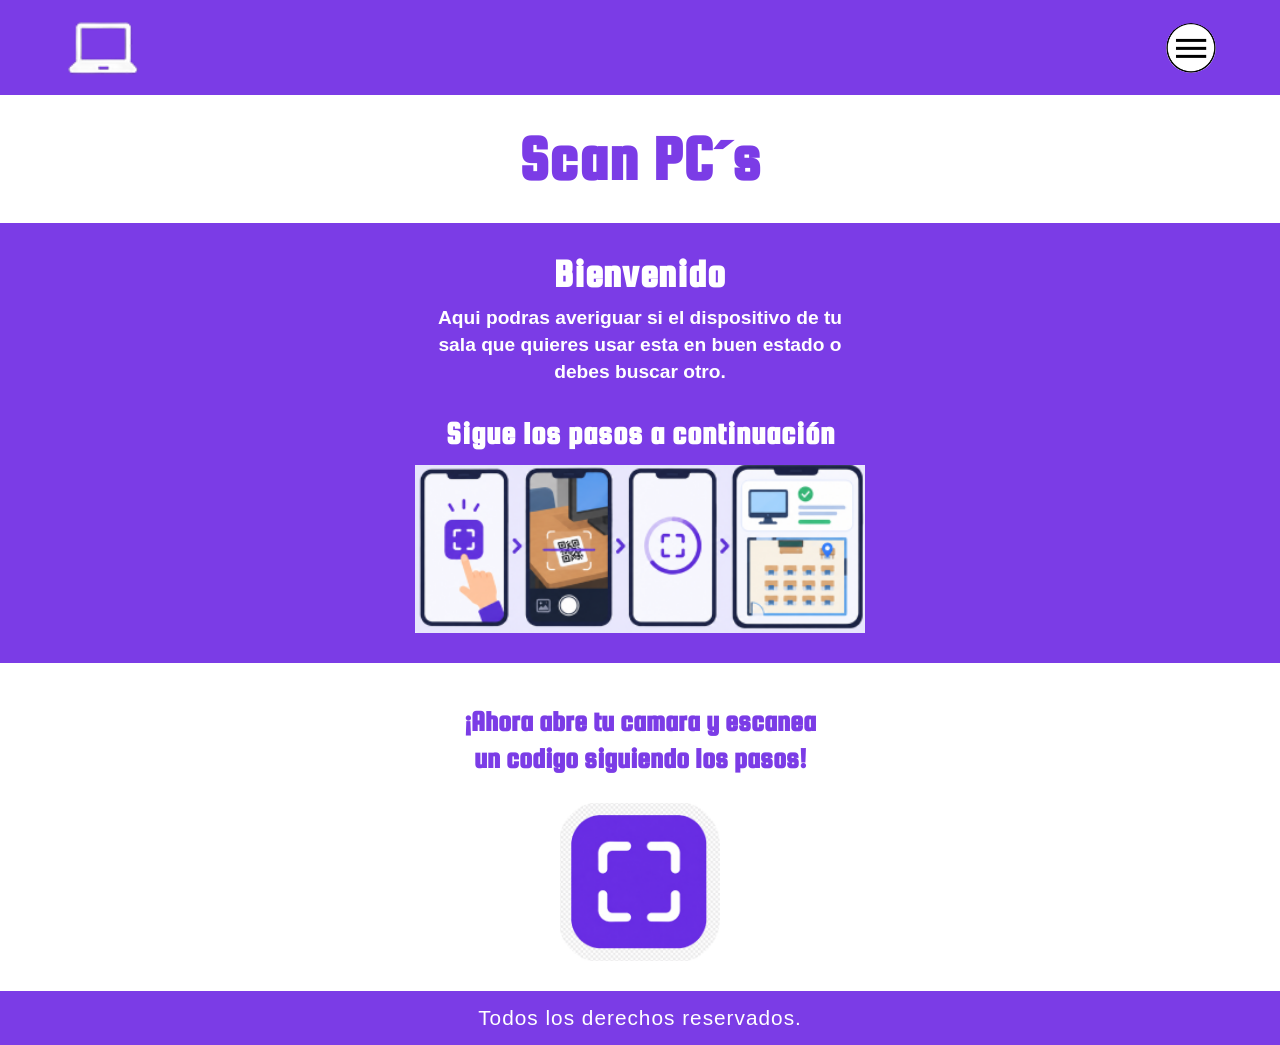
<file: index.html>
<!DOCTYPE html>
<html lang="es">
<head>
    <meta charset="UTF-8">
    <!-- Esta etiqueta es CRUCIAL para que en F12 (móvil) se adapte correctamente -->
    <meta name="viewport" content="width=device-width, initial-scale=1.0"> 
    <meta name="author" content="César Arzola - Fernando Vazquez - Nayara Penez">
    <title>Proyecto Figma</title>
    
    <link href="https://fonts.googleapis.com/css2?family=Squada+One&display=swap" rel="stylesheet">
    <link rel="stylesheet" href="static/css/style.css">
</head>
<body>
    <header>
        <div class="cont-logo">
            <!-- 1. AÑADIR IMAGEN: Logo del computador aquí -->
            <img src="static/img/logo.png" alt="logo" class="placeholder">
        </div>
        <a href="static/pages/mapa.html" class="menu">
            <!-- 2. AÑADIR IMAGEN: Icono del menú aquí -->
            <img src="static/img/menu.png" alt="menu" class="placeholder">
        </a>
    </header>

    <main>
        <section class="seccion-blanca">
            <h1 class="titulo-principal">Scan PC´s</h1>
        </section>

        <section class="seccion-morada">
            <h2>Bienvenido</h2>
            <p>Aqui podras averiguar si el dispositivo de tu<br>sala que quieres usar esta en buen estado o<br>debes buscar otro.</p>
            
            <h3 class="subtitulo-pasos">Sigue los pasos a continuación</h3>
            <div class="contenedor-imagen-pasos">
                <!-- 3. AÑADIR IMAGEN: Imagen de los celulares/pasos aquí -->
                <img src="static/img/tutorial.png" alt="Pasos" class="placeholder">
            </div>
        </section>

        <section class="seccion-blanca padding-extra">
            <h3 class="texto-accion">¡Ahora abre tu camara y escanea<br>un codigo siguiendo los pasos!</h3>
            
            <div class="contenedor-boton-escanear">
                <!-- 4. AÑADIR IMAGEN: Botón morado grande aquí -->
                <!-- Se agregó la etiqueta <a> para redirigir a escaner.html -->
                <a href="static/pages/escaner.html">
                    <img src="static/img/boton.png" alt="Escanear" class="placeholder">
                </a>
            </div>
        </section>
    </main>

    <footer>
        <p>Todos los derechos reservados.</p>
    </footer>

    <script src="static/js/script.js"></script>
</body>
</html>
</file>
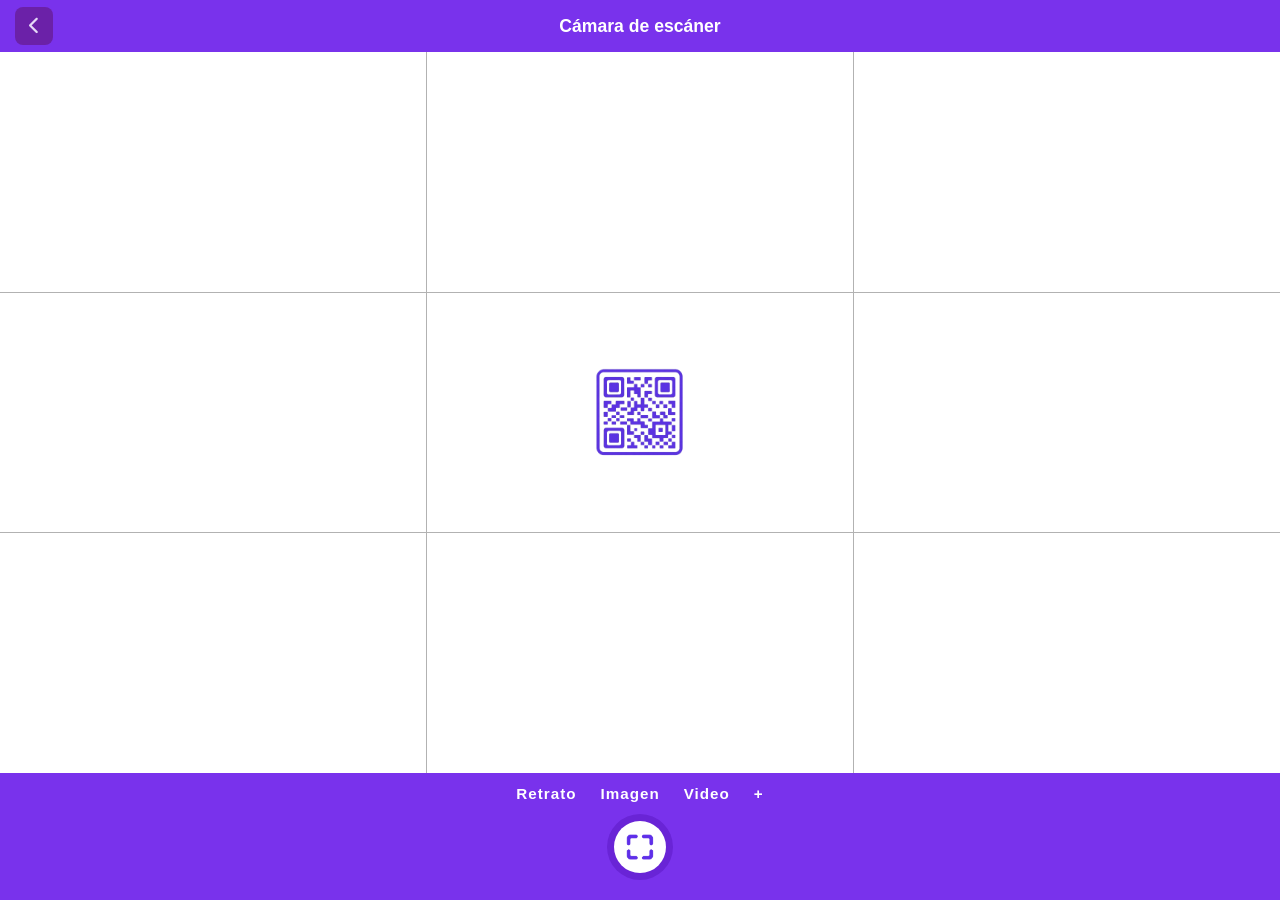
<file: static/pages/escaner.html>
<!DOCTYPE html>
<html lang="es">
<head>
  <meta charset="UTF-8">
  <meta name="viewport" content="width=device-width, initial-scale=1.0">
  <title>Cámara de Escáner</title>

  <!-- Enlace a Google Fonts y FontAwesome -->
  <link rel="preconnect" href="https://fonts.googleapis.com">
  <link rel="preconnect" href="https://fonts.gstatic.com" crossorigin>
  <link href="https://fonts.googleapis.com/css2?family=Pixelify+Sans:wght@400..700&display=swap" rel="stylesheet">
  <link rel="stylesheet" href="https://cdnjs.cloudflare.com/ajax/libs/font-awesome/6.4.0/css/all.min.css">

  <link rel="stylesheet" href="../css/style.css">
</head>
<body class="body_escaner">

  <div class="tarjeta_escaner">
    <!-- Encabezado -->
    <header class="encabezado">
      <a href="../../index.html" class="boton_escaner_uno" aria-label="Volver">
        <i class="fa-solid fa-chevron-left"></i>
      </a>
      <h1>Cámara de escáner</h1>
    </header>

    <!-- Visor principal -->
    <main class="visor_camara">
      <!-- Fondo / Cámara -->
      <div id="contenedor_escaner" class="contenedor_escaner">
        <!-- Espacio para <video> -->
      </div>

      <!-- Cuadrícula 3x3 hecha con Flexbox puro -->
      <div class="capa_cuadricula">
        <div class="fila_cuadricula">
          <div class="celda_cuadricula"></div>
          <div class="celda_cuadricula"></div>
          <div class="celda_cuadricula sin-borde-derecho"></div>
        </div>
        <div class="fila_cuadricula">
          <div class="celda_cuadricula"></div>
          <div class="celda_cuadricula">
            <img src="../img/QR.png" alt="Código QR" class="imagen_qr">
          </div>
          <div class="celda_cuadricula sin-borde-derecho"></div>
        </div>
        <div class="fila_cuadricula sin-borde-abajo">
          <div class="celda_cuadricula"></div>
          <div class="celda_cuadricula"></div>
          <div class="celda_cuadricula sin-borde-derecho"></div>
        </div>
      </div>
    </main>

    <!-- Pie de página -->
    <footer class="pie_pagina">
      <nav class="opciones_menu">
        <span class="boton_menu">Retrato</span>
        <span class="boton_menu">Imagen</span>
        <span class="boton_menu">Video</span>
        <span class="boton_menu">+</span>
      </nav>

      <a href="mapa.html" class="boton_escaneo" aria-label="Escanear">
        <span class="contenedor_icono_escaneo">
          <img src="../img/icono.png" alt="Escanear" class="imagen_boton_escaneo">
        </span>
      </a>
    </footer>
  </div>

</body>
</html>
</file>
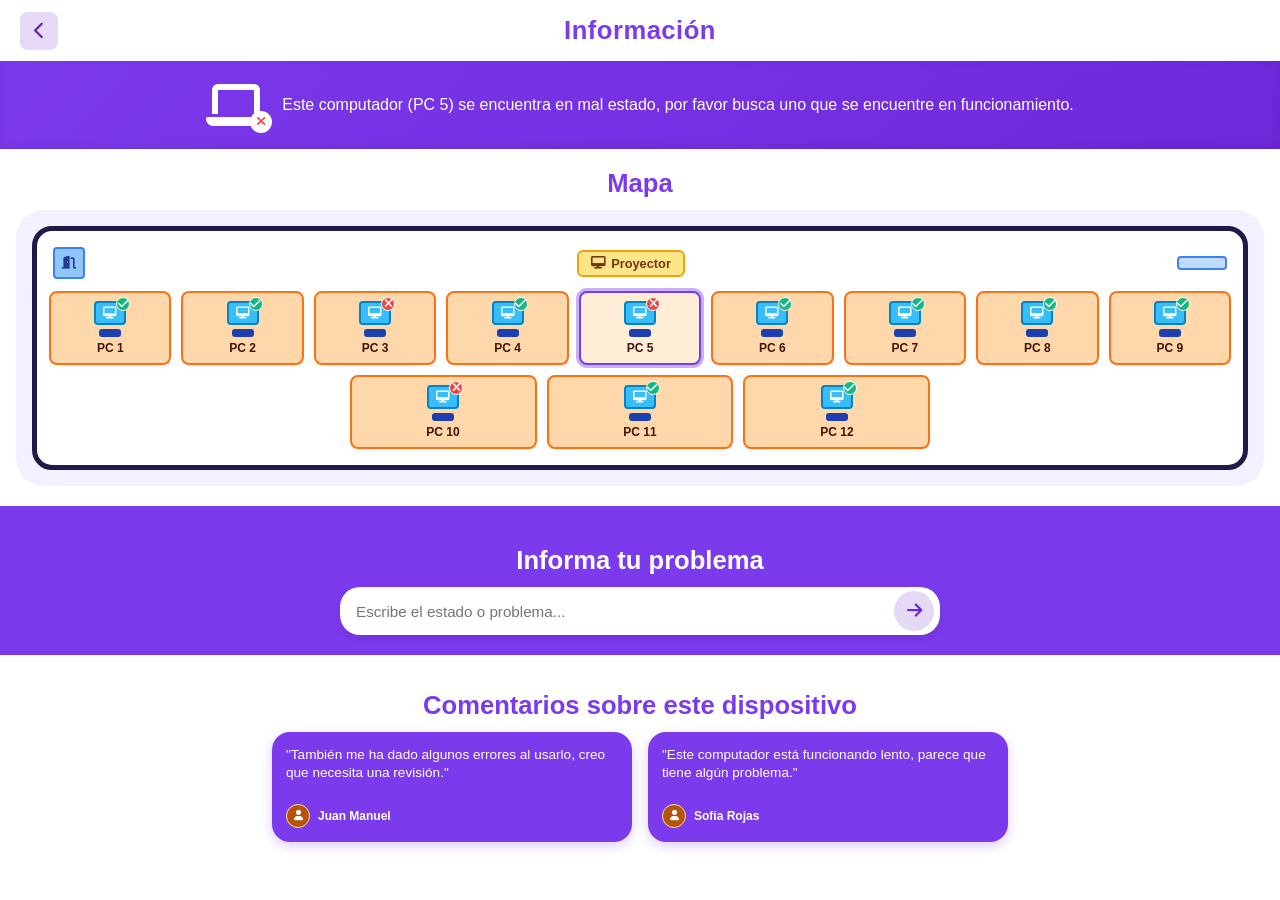
<file: static/pages/mapa.html>
<!DOCTYPE html>
<html lang="es">

<head>
    <meta charset="UTF-8">
    <meta name="viewport" content="width=device-width, initial-scale=1.0">
    <title>Información y Estado de Computadores</title>
    <!-- FontAwesome para iconos -->
    <link rel="stylesheet" href="https://cdnjs.cloudflare.com/ajax/libs/font-awesome/6.4.0/css/all.min.css">
    <link rel="stylesheet" href="../css/style.css">
</head>

<body>

    <div class="app-container">
        <!-- Encabezado con Botón e Información -->
        <header class="header">
            <a href="../../index.html" class="btn-back" onclick="mostrarNotificacion('Volviendo al menú anterior...')">
                <i class="fa-solid fa-chevron-left"></i>
            </a>
            <h1 class="header-title">Información</h1>
        </header>

        <!-- Banner Dinámico de Estado -->
        <section class="status-banner" id="statusBanner">
            <div class="pc-icon-wrapper">
                <i class="fa-solid fa-laptop pc-main-icon"></i>
                <div class="pc-badge-icon bad" id="bannerBadge">
                    <i class="fa-solid fa-xmark" id="bannerBadgeIcon"></i>
                </div>
            </div>
            <div class="banner-text" id="bannerText">
                Cargando estado del computador...
            </div>
        </section>

        <!-- Sección Mapa de la Sala -->
        <section class="map-section">
            <h2 class="section-title">Mapa</h2>
            <div class="map-card">
                <div class="map-frame">
                    <!-- Mobiliario adicional de referencia en la sala -->
                    <div class="room-furniture">
                        <div class="door-icon">
                            <i class="fa-solid fa-door-open"></i>
                        </div>
                        <div class="teacher-desk">
                            <i class="fa-solid fa-desktop"></i> Proyector
                        </div>
                        <div class="whiteboard"></div>
                    </div>

                    <!-- Contenedor Flex con flex-wrap para los 12 Equipos -->
                    <div class="pc-grid-flex" id="pcGrid">
                        <!-- Generado dinámicamente mediante JS sin querySelector -->
                    </div>
                </div>
            </div>
        </section>

        <!-- Sección Formulario para Informar Problema -->
        <section class="report-section">
            <h2 class="section-title white">Informa tu problema</h2>
            <div class="input-group">
                <input type="text" id="inputProblem" class="problem-input" placeholder="Escribe el estado o problema..."
                    onkeypress="handleKeyPress(event)">
                <button class="btn-send" onclick="agregarComentario()">
                    <i class="fa-solid fa-arrow-right"></i>
                </button>
            </div>
        </section>

        <!-- Sección de Comentarios Guardados -->
        <section class="comments-section">
            <h2 class="section-title">Comentarios sobre este dispositivo</h2>
            <div class="comments-flex-container" id="commentsContainer">
                <!-- Se mostrarán máximo los 3 comentarios más recientes -->
            </div>
        </section>
    </div>

    <!-- Modal Interactivo para Equipos -->
    <div class="modal-overlay" id="modalOverlay">
        <div class="modal-card">
            <h3 class="modal-title" id="modalTitle">Opciones del Equipo</h3>
            <p class="modal-desc" id="modalDesc">¿Qué deseas realizar con este dispositivo?</p>
            <div class="modal-buttons" id="modalButtons">
                <!-- Botones inyectados según el estado del PC -->
            </div>
        </div>
    </div>

    <!-- Notificación Toast -->
    <div class="toast-notification" id="toast">Acción completada</div>

    <script src="../js/script.js" defer></script>
</body>

</html>
</file>
<file: static/css/style.css>
/* RESET BÁSICO - Elimina márgenes extraños */
/* Selector universal corregido */
* {
    box-sizing: border-box;
    margin: 0;
    padding: 0;
}

:root {
    --color-morado: #7b3ce6;
    --color-blanco: #ffffff;
    --fuente-titulos: 'Squada One', Impact, sans-serif;
    --fuente-texto: Arial, sans-serif;
}

/* CONFIGURACIÓN GLOBAL RESPONSIVA */
body {
    font-family: var(--fuente-texto);
    background-color: var(--color-blanco);
    width: 100%;
    min-height: 100vh;
    overflow-x: hidden;

    /* Flexbox principal de la página */
    display: flex;
    flex-direction: column;
    align-items: center;
}

/* El elemento main ocupa todo el ancho y expande su contenido de forma flexible */
main {
    width: 100%;
    display: flex;
    flex-direction: column;
    align-items: center;
    flex: 1;
}

/* --- HEADER FLEXIBLE --- */
header {
    width: 100%;
    background-color: var(--color-morado);
    display: flex;
    flex-direction: row;
    justify-content: space-between;
    align-items: center;
    padding: 15px 5%;
}

.cont-logo {
    display: flex;
    align-items: center;
    height: clamp(45px, 8vw, 65px);
    /* Se adapta fluido según el tamaño de la pantalla */
}

.cont-logo img {
    height: 100%;
    width: auto;
    object-fit: contain;
}

.menu {
    display: flex;
    align-items: center;
    justify-content: center;
    height: clamp(40px, 7vw, 50px);
    width: clamp(40px, 7vw, 50px);
    text-decoration: none;
    border-radius: 50%;
    overflow: hidden;
}

.menu img {
    height: 100%;
    width: 100%;
    object-fit: cover;
    border-radius: 50%;
}

/* --- SECCIONES RESPONSIVAS CON FLEXBOX --- */
.seccion-blanca,
.seccion-morada {
    width: 100%;
    display: flex;
    flex-direction: column;
    align-items: center;
    justify-content: center;
    text-align: center;
    padding: 30px 5%;
}

.seccion-blanca {
    background-color: var(--color-blanco);
    color: var(--color-morado);
}

.seccion-morada {
    background-color: var(--color-morado);
    color: var(--color-blanco);
}

.padding-extra {
    padding: 40px 5% 30px 5%;
}

/* --- TIPOGRAFÍA CON FLUIDEZ (clamp) --- */
.titulo-principal {
    font-family: var(--fuente-titulos);
    font-size: clamp(2.5rem, 8vw, 4rem);
    letter-spacing: 1px;
}

.seccion-morada h2 {
    font-family: var(--fuente-titulos);
    font-size: clamp(1.8rem, 6vw, 2.5rem);
    margin-bottom: 10px;
    letter-spacing: 1px;
}

.seccion-morada p {
    font-weight: bold;
    line-height: 1.4;
    font-size: clamp(0.95rem, 3vw, 1.2rem);
    max-width: 600px;
    width: 90%;
    margin: 0 auto 30px auto;
}

.subtitulo-pasos {
    font-family: var(--fuente-titulos);
    font-size: clamp(1.4rem, 4.5vw, 2rem);
    margin-bottom: 15px;
    letter-spacing: 1px;
}

.texto-accion {
    font-family: var(--fuente-titulos);
    font-size: clamp(1.2rem, 4vw, 1.8rem);
    line-height: 1.3;
    margin-bottom: 25px;
}

/* --- CONTENEDORES DE IMÁGENES CENTRALES --- */
.contenedor-imagen-pasos {
    display: flex;
    justify-content: center;
    align-items: center;
    width: 100%;
    max-width: 450px;
}

.contenedor-imagen-pasos img {
    width: 100%;
    height: auto;
    object-fit: contain;
    display: block;
}

.contenedor-boton-escanear {
    display: flex;
    justify-content: center;
    align-items: center;
    width: clamp(100px, 25vw, 160px);
}

.contenedor-boton-escanear a {
    display: flex;
    width: 100%;
    justify-content: center;
}

.contenedor-boton-escanear img {
    width: 100%;
    height: auto;
    object-fit: contain;
    display: block;
}

/* --- FOOTER FLEXIBLE --- */
footer {
    width: 100%;
    background-color: var(--color-morado);
    color: var(--color-blanco);
    display: flex;
    justify-content: center;
    align-items: center;
    padding: 15px;
    font-family: var(--fuente-titulos);
    margin-top: auto;
    font-size: clamp(1rem, 3vw, 1.3rem);
    letter-spacing: 1px;
}








/*Escaner*/
body_escaner {
    background-color: #1e1e1e;
    display: flex;
    justify-content: center;
    align-items: center;
    min-height: 100vh;
    margin: 0;
}

/* Tarjeta responsiva: crece fluidamente sin salirse de la pantalla */
/* Tarjeta responsiva: se estira en computadores y se adapta en móviles */
.tarjeta_escaner {
    width: 100vw;
    height: 100vh;
    background-color: #7932EC;
    display: flex;
    flex-direction: column;
    overflow: hidden;
}

/* Encabezado */
.encabezado {
    position: relative;
    background-color: #7932EC;
    color: #ffffff;
    display: flex;
    justify-content: center;
    align-items: center;
    padding: 15px 10px;
    min-height: 52px;
    flex-shrink: 0;
}

.boton_escaner_uno {
    text-decoration: none;
    position: absolute;
    left: 15px;
    width: 38px;
    height: 38px;
    background-color: #6b21a8;
    color: #e5d9f6;
    border-radius: 8px;
    display: flex;
    align-items: center;
    justify-content: center;
    font-size: 1.1rem;
    cursor: pointer;
    transition: transform 0.1s ease;
}

.boton_escaner_uno:active {
    transform: scale(0.95);
}

.encabezado h1 {
    font-size: 1.1rem;
    font-weight: 700;
}

/* VISOR Y CUADRÍCULA FLEXIBLE */
.visor_camara {
    flex: 1;
    position: relative;
    background-color: #ffffff;
    display: flex;
    flex-direction: column;
    overflow: hidden;
}

.contenedor_escaner {
    position: absolute;
    inset: 0;
    z-index: 1;
}

.contenedor_escaner video,
.contenedor_escaner canvas {
    width: 100%;
    height: 100%;
    object-fit: cover;
}

.capa_cuadricula {
    position: absolute;
    inset: 0;
    z-index: 2;
    display: flex;
    flex-direction: column;
    pointer-events: none;
}

.fila_cuadricula {
    flex: 1;
    display: flex;
    border-bottom: 1px solid rgba(0, 0, 0, 0.3);
}

.fila_cuadricula.sin-borde-abajo {
    border-bottom: none;
}

.celda_cuadricula {
    flex: 1;
    border-right: 1px solid rgba(0, 0, 0, 0.3);
    display: flex;
    justify-content: center;
    align-items: center;
}

.celda_cuadricula.sin-borde-derecho {
    border-right: none;
}

.imagen_qr {
    width: 90px;
    height: 90px;
    object-fit: contain;
}

/* PIE DE PÁGINA */
.pie_pagina {
    background-color: #7932EC;
    padding: 12px 16px 20px 16px;
    display: flex;
    flex-direction: column;
    align-items: center;
    gap: 12px;
    z-index: 3;
    flex-shrink: 0;
}

/* 3. OPCIONES DE CÁMARA: Centradas y más juntas */
.opciones_menu {
    width: 100%;
    display: flex;
    justify-content: center;
    /* Junta las opciones en el centro */
    gap: 24px;
    /* Ajusta esta distancia según lo juntas que las quieras */
    align-items: center;
    color: #ffffff;
    font-size: 0.95rem;
    font-weight: 600;
}

.boton_menu {
    cursor: pointer;
}

/* BOTÓN DE ESCANEO */
.boton_escaneo {
    border: none;
    background-color: #6924d6;
    width: 66px;
    height: 66px;
    border-radius: 50%;
    cursor: pointer;
    display: flex;
    justify-content: center;
    align-items: center;
    flex-shrink: 0;
}

.contenedor_icono_escaneo {
    width: 52px;
    height: 52px;
    background-color: #ffffff;
    border-radius: 50%;
    display: flex;
    justify-content: center;
    align-items: center;
}

.imagen_boton_escaneo {
    width: 28px;
    height: 28px;
    object-fit: contain;
}








/*-------------------------MAPA------------------------*/
/* Importar tipografía redonda */
@import url('https://fonts.googleapis.com/css2?family=Fredoka:wght@400;600;700&display=swap');

* {
    box-sizing: border-box;
    margin: 0;
    padding: 0;
    font-family: 'Fredoka', sans-serif;
    -webkit-tap-highlight-color: transparent;
}

html, body {
    width: 100%;
    min-height: 100vh;
    margin: 0;
    padding: 0;
    background-color: #ffffff;
    color: #2b1b54;
    display: flex;
    justify-content: center;
    align-items: flex-start;
    overflow-x: hidden;
}

/* Envoltorio Principal: Ocupa el 100% real del ancho de la pantalla */
.app-container {
    width: 100%;
    min-height: 100vh;
    background-color: #ffffff;
    display: flex;
    flex-direction: column;
}

/* Header con Flecha e Información */
.header {
    display: flex;
    align-items: center;
    justify-content: center;
    padding: 16px 20px;
    position: relative;
    background-color: #ffffff;
    flex-shrink: 0;
    width: 100%;
}

.btn-back {
    text-decoration: none;
    position: absolute;
    left: 20px;
    width: 38px;
    height: 38px;
    background-color: #e5d9f6;
    color: #6b21a8;
    border: none;
    border-radius: 8px;
    display: flex;
    align-items: center;
    justify-content: center;
    font-size: 1.1rem;
    cursor: pointer;
    transition: transform 0.1s ease;
}

.btn-back:active {
    transform: scale(0.95);
}

.header-title {
    color: #7c3aed;
    font-size: 1.6rem;
    font-weight: 700;
    letter-spacing: 0.5px;
}

/* Banner Superior de Estado */
.status-banner {
    background: linear-gradient(135deg, #7c3aed 0%, #6d28d9 100%);
    color: #ffffff;
    padding: 20px;
    display: flex;
    align-items: center;
    justify-content: center;
    gap: 16px;
    box-shadow: inset 0 -2px 10px rgba(0, 0, 0, 0.1);
    transition: background 0.3s ease;
    flex-shrink: 0;
    width: 100%;
}

.status-banner.broken {
    background: linear-gradient(135deg, #7c3aed 0%, #5b21b6 100%);
}

.pc-icon-wrapper {
    position: relative;
    flex-shrink: 0;
}

.pc-main-icon {
    font-size: 3rem;
    color: #ffffff;
}

.pc-badge-icon {
    position: absolute;
    bottom: -4px;
    right: -6px;
    background-color: #ffffff;
    border-radius: 50%;
    width: 22px;
    height: 22px;
    display: flex;
    align-items: center;
    justify-content: center;
    font-size: 0.85rem;
}

.pc-badge-icon.bad {
    color: #ef4444;
}

.pc-badge-icon.good {
    color: #10b981;
}

.banner-text {
    font-size: 1rem;
    line-height: 1.35;
    font-weight: 500;
}

/* Secciones Principales */
.section-title {
    text-align: center;
    color: #7c3aed;
    font-size: 1.6rem;
    font-weight: 700;
    margin: 20px 0 12px 0;
}

.section-title.white {
    color: #ffffff;
}

/* Contenedor del Mapa */
.map-section {
    padding: 0 16px;
    display: flex;
    flex-direction: column;
    align-items: center;
    width: 100%;
}

.map-card {
    background-color: #f3f0ff;
    border-radius: 28px;
    padding: 16px;
    width: 100%;
    display: flex;
    justify-content: center;
}

.map-frame {
    background-color: #ffffff;
    border: 5px solid #1e1b4b;
    border-radius: 20px;
    padding: 16px 12px;
    width: 100%;
    position: relative;
}

/* Elementos del mapa (Puerta, Pizarra) */
.room-furniture {
    display: flex;
    justify-content: space-between;
    align-items: center;
    margin-bottom: 12px;
    padding: 0 4px;
}

.door-icon {
    width: 32px;
    height: 32px;
    background-color: #93c5fd;
    border: 2px solid #3b82f6;
    border-radius: 4px;
    display: flex;
    align-items: center;
    justify-content: center;
    color: #1e3a8a;
    font-size: 0.8rem;
}

.teacher-desk {
    background-color: #fde68a;
    border: 2px solid #f59e0b;
    border-radius: 6px;
    padding: 4px 12px;
    display: flex;
    align-items: center;
    gap: 6px;
    font-size: 0.8rem;
    color: #78350f;
    font-weight: 600;
}

.whiteboard {
    background-color: #bfdbfe;
    border: 2px solid #3b82f6;
    border-radius: 4px;
    width: 50px;
    height: 14px;
}

/* FLEXBOX FLUIDO PARA COMPUTADORES (6 simétricos por fila en computador) */
.pc-grid-flex {
    display: flex;
    flex-wrap: wrap;
    justify-content: center;
    gap: 10px;
    margin-top: 10px;
}

.pc-station {
    flex: 1 1 120px;
    max-width: calc(16.666% - 10px); /* Genera exactamente 2 filas equilibradas de 6 PCs */
    min-width: 90px;                 /* En teléfonos pequeños se reorganizan dinámicamente */
    background-color: #fed7aa;
    border: 2px solid #f97316;
    border-radius: 8px;
    padding: 8px 4px;
    display: flex;
    flex-direction: column;
    align-items: center;
    cursor: pointer;
    position: relative;
    transition: all 0.2s ease;
    box-shadow: 0 2px 4px rgba(0, 0, 0, 0.05);
}

.pc-station:hover {
    transform: translateY(-2px);
}

.pc-station.selected {
    border-color: #7c3aed;
    box-shadow: 0 0 0 3px rgba(124, 58, 237, 0.4);
    background-color: #ffedd5;
}

.station-screen {
    position: relative;
    background-color: #38bdf8;
    border: 2px solid #0284c7;
    border-radius: 4px;
    width: 32px;
    height: 24px;
    display: flex;
    align-items: center;
    justify-content: center;
}

.station-screen i {
    color: #ffffff;
    font-size: 0.75rem;
}

.status-indicator {
    position: absolute;
    top: -6px;
    right: -6px;
    width: 14px;
    height: 14px;
    border-radius: 50%;
    display: flex;
    align-items: center;
    justify-content: center;
    font-size: 0.55rem;
    color: #ffffff;
    border: 1px solid #ffffff;
}

.status-indicator.good {
    background-color: #10b981;
}

.status-indicator.bad {
    background-color: #ef4444;
}

.chair {
    width: 22px;
    height: 8px;
    background-color: #1e40af;
    border-radius: 3px;
    margin-top: 4px;
}

.pc-label {
    font-size: 0.75rem;
    font-weight: 700;
    color: #431407;
    margin-top: 4px;
}

/* Sección de Informar Problema */
.report-section {
    background-color: #7c3aed;
    padding: 20px 16px;
    margin-top: 20px;
    display: flex;
    flex-direction: column;
    align-items: center;
    width: 100%;
}

.input-group {
    display: flex;
    align-items: center;
    background-color: #ffffff;
    border-radius: 20px;
    padding: 4px 6px 4px 16px;
    box-shadow: 0 4px 10px rgba(0, 0, 0, 0.1);
    width: 100%;
    max-width: 600px;
}

.problem-input {
    border: none;
    outline: none;
    width: 100%;
    font-size: 0.95rem;
    color: #334155;
    padding: 8px 0;
}

.btn-send {
    background-color: #e5d9f6;
    color: #6d28d9;
    border: none;
    width: 40px;
    height: 40px;
    border-radius: 50%;
    display: flex;
    align-items: center;
    justify-content: center;
    cursor: pointer;
    flex-shrink: 0;
    font-size: 1.1rem;
    transition: all 0.2s ease;
}

.btn-send:hover {
    background-color: #6d28d9;
    color: #ffffff;
}

/* Sección de Comentarios */
.comments-section {
    padding: 16px 16px 28px 16px;
    background-color: #ffffff;
    width: 100%;
}

.comments-flex-container {
    display: flex;
    flex-wrap: wrap;
    gap: 16px;
    margin-top: 10px;
    justify-content: center;
}

.comment-card {
    flex: 1 1 260px;
    max-width: 360px;
    background-color: #7c3aed;
    color: #ffffff;
    border-radius: 18px;
    padding: 14px;
    display: flex;
    flex-direction: column;
    justify-content: space-between;
    min-height: 110px;
    box-shadow: 0 4px 12px rgba(124, 58, 237, 0.25);
    animation: fadeIn 0.3s ease-in-out;
}

@keyframes fadeIn {
    from {
        opacity: 0;
        transform: translateY(6px);
    }
    to {
        opacity: 1;
        transform: translateY(0);
    }
}

.comment-text {
    font-size: 0.85rem;
    line-height: 1.35;
    font-weight: 400;
    margin-bottom: 10px;
    word-wrap: break-word;
}

.comment-author {
    display: flex;
    align-items: center;
    gap: 8px;
}

.avatar {
    width: 24px;
    height: 24px;
    border-radius: 50%;
    background-color: #b45309;
    border: 1.5px solid #fde68a;
    display: flex;
    align-items: center;
    justify-content: center;
    font-size: 0.65rem;
    color: #ffffff;
    font-weight: 700;
    flex-shrink: 0;
}

.author-name {
    font-size: 0.75rem;
    font-weight: 600;
    white-space: nowrap;
    overflow: hidden;
    text-overflow: ellipsis;
}

.no-comments {
    width: 100%;
    text-align: center;
    color: #94a3b8;
    font-size: 0.9rem;
    padding: 16px 0;
}

/* Modales */
.modal-overlay {
    position: fixed;
    top: 0;
    left: 0;
    right: 0;
    bottom: 0;
    background-color: rgba(15, 23, 42, 0.55);
    display: none;
    justify-content: center;
    align-items: center;
    z-index: 1000;
    padding: 16px;
    backdrop-filter: blur(3px);
}

.modal-card {
    background-color: #ffffff;
    border-radius: 24px;
    padding: 24px;
    width: 100%;
    max-width: 380px;
    box-shadow: 0 20px 25px -5px rgba(0, 0, 0, 0.2);
    text-align: center;
    animation: popIn 0.2s cubic-bezier(0.175, 0.885, 0.32, 1.275);
}

@keyframes popIn {
    from {
        transform: scale(0.85);
        opacity: 0;
    }
    to {
        transform: scale(1);
        opacity: 1;
    }
}

.modal-title {
    color: #6d28d9;
    font-size: 1.3rem;
    font-weight: 700;
    margin-bottom: 8px;
}

.modal-desc {
    color: #64748b;
    font-size: 0.9rem;
    margin-bottom: 20px;
}

.modal-buttons {
    display: flex;
    flex-direction: column;
    gap: 10px;
}

.btn-action {
    width: 100%;
    padding: 12px 16px;
    border-radius: 14px;
    border: none;
    font-size: 0.95rem;
    font-weight: 600;
    cursor: pointer;
    transition: all 0.15s ease;
}

.btn-action.primary {
    background-color: #7c3aed;
    color: #ffffff;
}

.btn-action.primary:hover {
    background-color: #6d28d9;
}

.btn-action.secondary {
    background-color: #f1f5f9;
    color: #475569;
}

.btn-action.secondary:hover {
    background-color: #e2e8f0;
}

.btn-action.cancel {
    background-color: transparent;
    color: #94a3b8;
}

/* Toast */
.toast-notification {
    position: fixed;
    bottom: 20px;
    left: 50%;
    transform: translateX(-50%) translateY(100px);
    background-color: #1e1b4b;
    color: #ffffff;
    padding: 10px 20px;
    border-radius: 30px;
    font-size: 0.85rem;
    font-weight: 500;
    box-shadow: 0 8px 16px rgba(0, 0, 0, 0.2);
    transition: transform 0.3s cubic-bezier(0.175, 0.885, 0.32, 1.275);
    z-index: 1100;
}

.toast-notification.active {
    transform: translateX(-50%) translateY(0);
}
</file>
